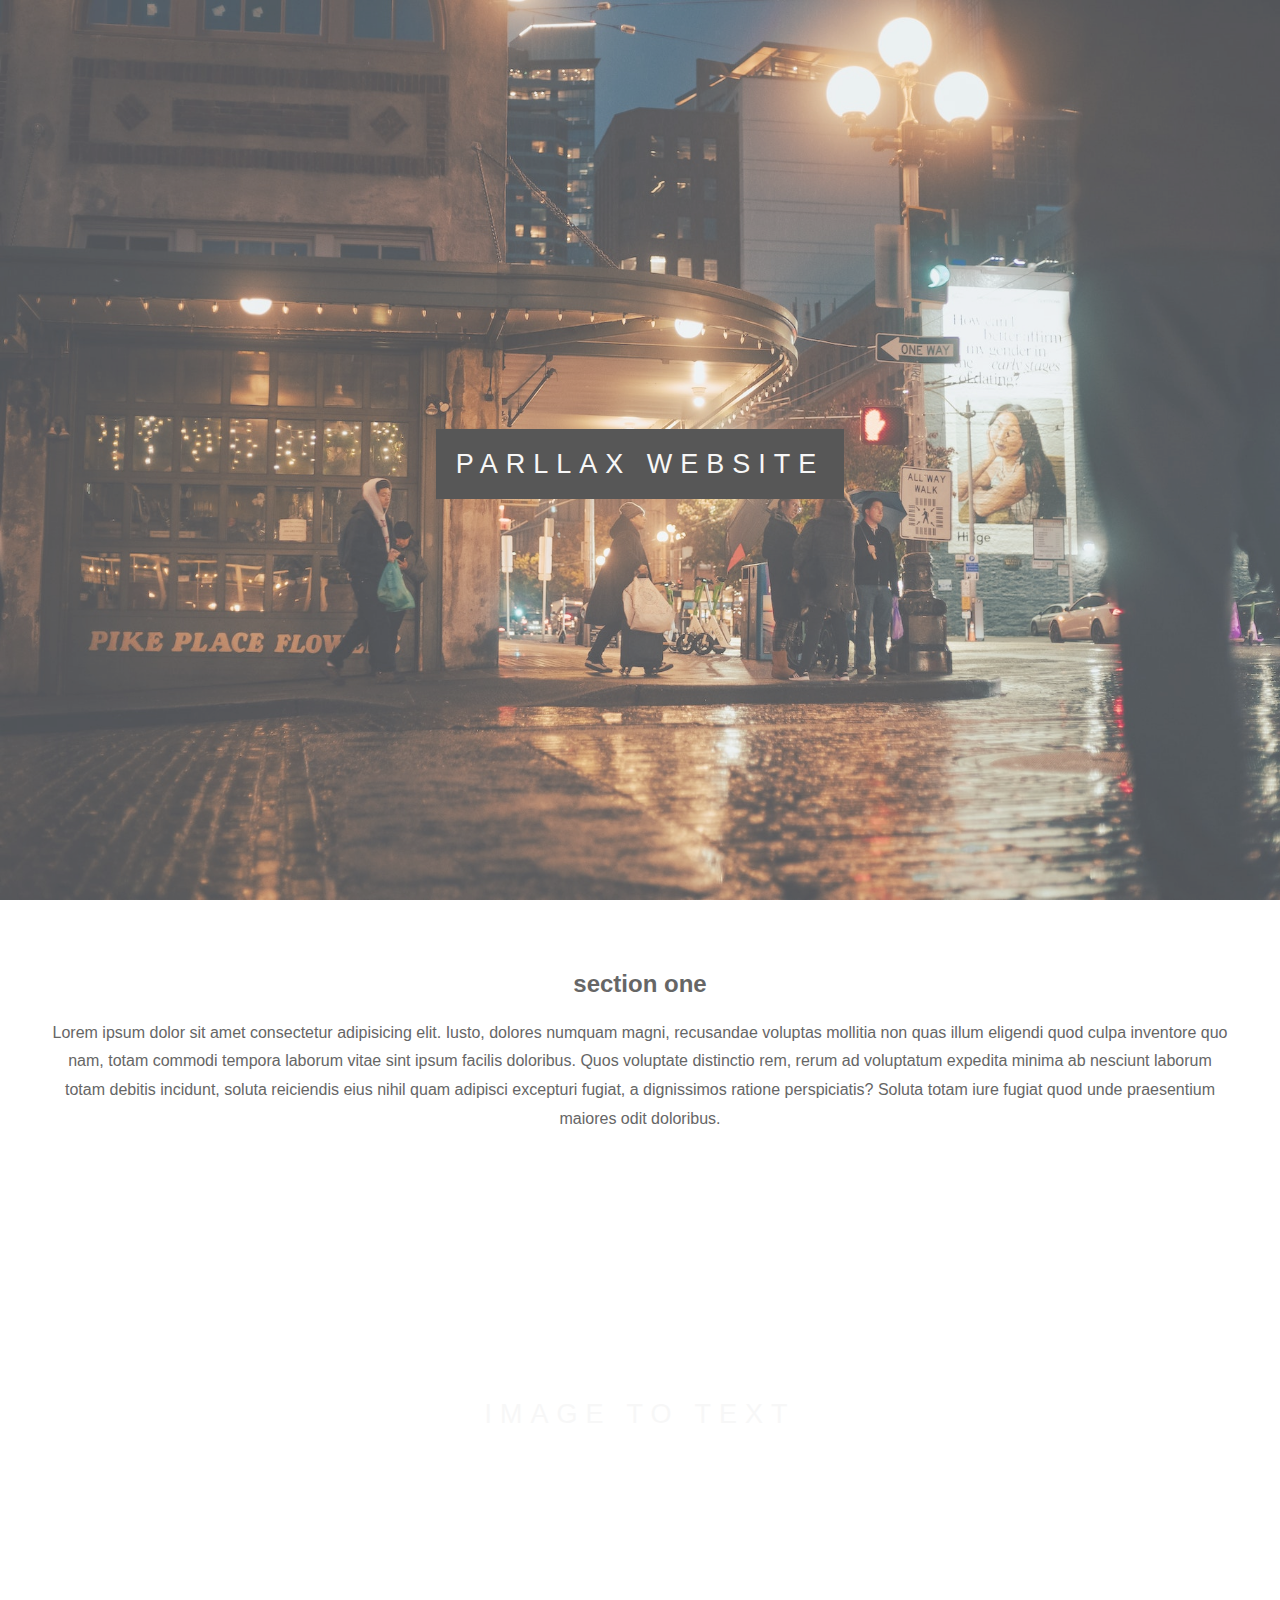
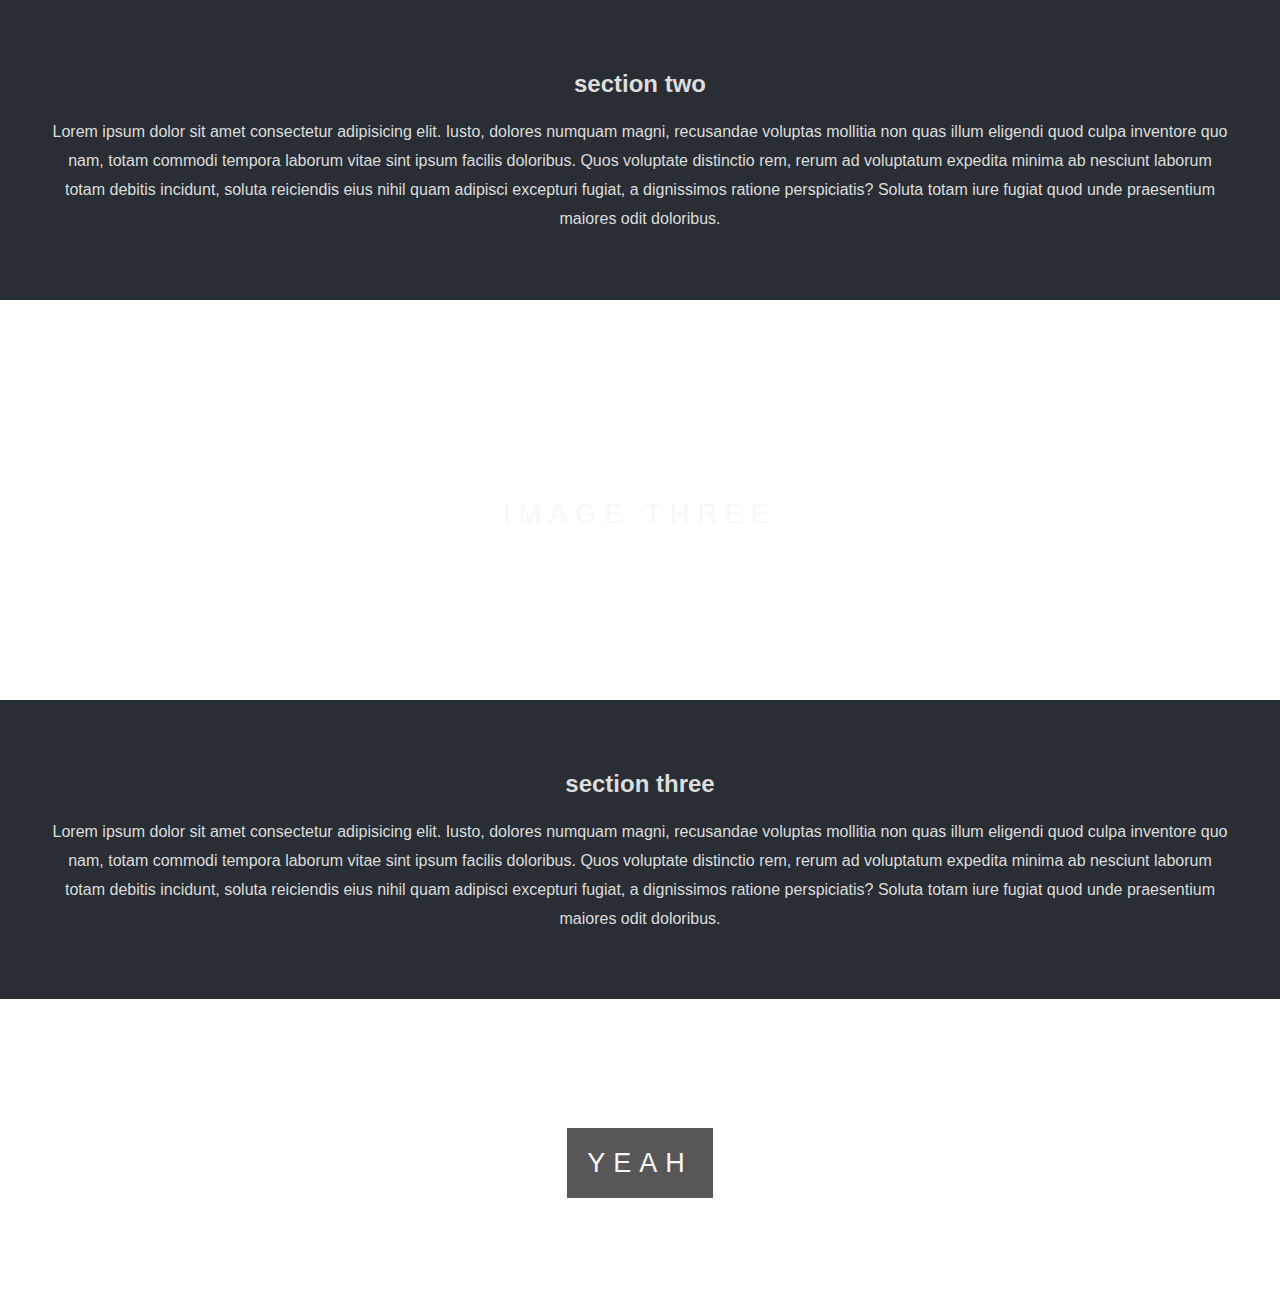
<file: parlax/index.html>
<!DOCTYPE html>
<html lang="en">
<head>
  <meta charset="UTF-8">
  <meta name="viewport" content="width=device-width, initial-scale=1.0">
  <title>parllax website demo</title>
  <link rel="stylesheet" href="style.css">
</head>
<body>
  <div class="pimg1">
    <div class="ptext">
      <span class="border">
        parllax website
      </span>
    </div>
  </div>

  <section class="section section-light">
    <h2>section one</h2>
    <p>Lorem ipsum dolor sit amet consectetur adipisicing elit. Iusto, dolores numquam magni, recusandae voluptas mollitia non quas illum eligendi quod culpa inventore quo nam, totam commodi tempora laborum vitae sint ipsum facilis doloribus. Quos voluptate distinctio rem, rerum ad voluptatum expedita minima ab nesciunt laborum totam debitis incidunt, soluta reiciendis eius nihil quam adipisci excepturi fugiat, a dignissimos ratione perspiciatis? Soluta totam iure fugiat quod unde praesentium maiores odit doloribus.</p>
  </section>

  <div class="pimg2">
    <div class="ptext">
      <span class="border trans">
        image to text
      </span>
    </div>
  </div>

  <section class="section section-dark">
    <h2>section two</h2>
    <p>Lorem ipsum dolor sit amet consectetur adipisicing elit. Iusto, dolores numquam magni, recusandae voluptas mollitia non quas illum eligendi quod culpa inventore quo nam, totam commodi tempora laborum vitae sint ipsum facilis doloribus. Quos voluptate distinctio rem, rerum ad voluptatum expedita minima ab nesciunt laborum totam debitis incidunt, soluta reiciendis eius nihil quam adipisci excepturi fugiat, a dignissimos ratione perspiciatis? Soluta totam iure fugiat quod unde praesentium maiores odit doloribus.</p>
  </section>

  <div class="pimg3">
    <div class="ptext">
      <span class="border trans">
        image three
      </span>
    </div>
  </div>

  <section class="section section-dark">
    <h2>section three</h2>
    <p>Lorem ipsum dolor sit amet consectetur adipisicing elit. Iusto, dolores numquam magni, recusandae voluptas mollitia non quas illum eligendi quod culpa inventore quo nam, totam commodi tempora laborum vitae sint ipsum facilis doloribus. Quos voluptate distinctio rem, rerum ad voluptatum expedita minima ab nesciunt laborum totam debitis incidunt, soluta reiciendis eius nihil quam adipisci excepturi fugiat, a dignissimos ratione perspiciatis? Soluta totam iure fugiat quod unde praesentium maiores odit doloribus.</p>
  </section>

  <div class="pimg4">
    <div class="ptext">
      <span class="border">
        yeah
      </span>
    </div>
  </div>
</body>
</html>
</file>
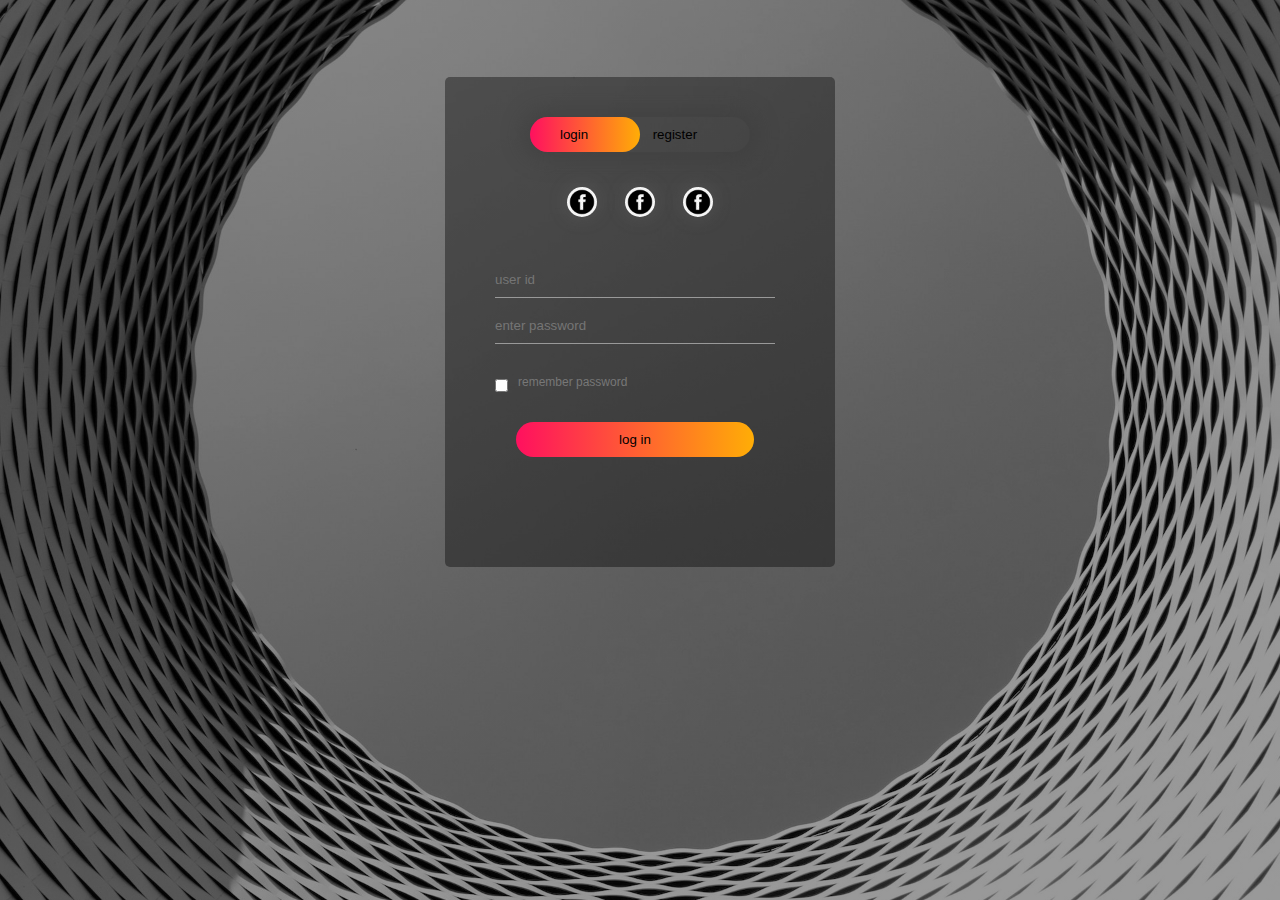
<file: registration form/index.html>
<!DOCTYPE html>
<html lang="en">

<head>
  <meta charset="UTF-8">
  <meta name="viewport" content="width=device-width, initial-scale=1.0">
  <link rel="stylesheet" href="style.css">
  <title>Document</title>
</head>

<body>
  <div class="hero">
    <div class="form-box">
      <div class="button-box">
        <div id="btn"></div>
        <button type="button" class="toggle-btn" onclick="login()">login</button>
        <button type="button" class="toggle-btn" onclick="register()">register</button>
      </div>
      <div class="social-icons">
        <img src="fb.png" alt="">
        <img src="fb.png" alt="">
        <img src="fb.png" alt="">
      </div>
      <form id="login" class="input-group">
        <input type="text" class="input-field" placeholder="user id" required>
        <input type="text" class="input-field" placeholder="enter password" required>
        <input type="checkbox" class="checkbox"><span>remember password</span>
        <button type="submit" class="submit-btn">log in</button>
      </form>
      <form id="register" class="input-group">
        <input type="text" class="input-field" placeholder="user id" required>
        <input type="email" class="input-field" placeholder="email id" required>
        <input type="text" class="input-field" placeholder="enter password" required>
        <input type="checkbox" class="checkbox"><span>i agree to the terms and conditions</span>
        <button type="submit" class="submit-btn">register</button>
      </form>
    </div>

  </div>

  <script>

    var x= document.getElementById("login");
    var y= document.getElementById("register");
    var z= document.getElementById("btn");

    function register(){
      x.style.left = "-400px";
      y.style.left= "50px";
      z.style.left = "110px";
    }
    function login(){
      x.style.left = "50px";
      y.style.left= "450px";
      z.style.left = "0px";
    }
  </script>
</body>

</html>
</file>
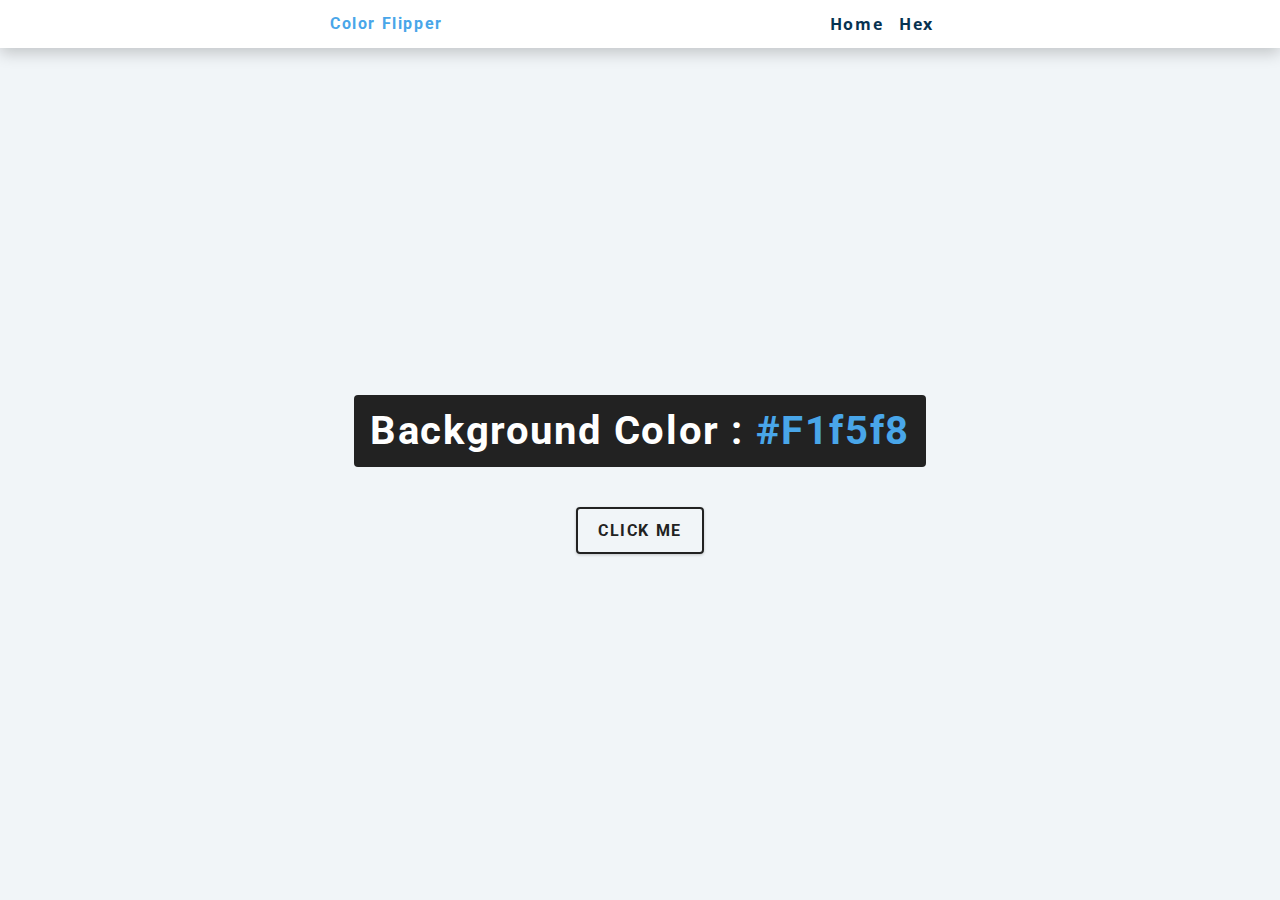
<file: 01-color-flipper/setup/index.html>
<!DOCTYPE html>
<html lang="en">
  <head>
    <meta charset="UTF-8" />
    <meta name="viewport" content="width=device-width, initial-scale=1.0" />
    <title>Color Flipper || Simple</title>

    <!-- styles -->
    <link rel="stylesheet" href="styles.css" />
  </head>
  <body>
    <nav>
      <div class="nav-center">
        <h4>color flipper</h4>
        <ul class="nav-links">
          <li>
            <a href="index.html">home</a>
          </li>
          <li>
            <a href="hex.html">hex</a>
          </li>
        </ul>
      </div>
    </nav>
    <main>
      <div class="container">
        <h2>background color : <span class="color">
         #f1f5f8
        </span> </h2>
        <button class="btn btn-hero" id="btn">click me</button>
      </div>
    </main>
    <!-- javascript -->
    <script src="app.js"></script>
  </body>
</html>
</file>
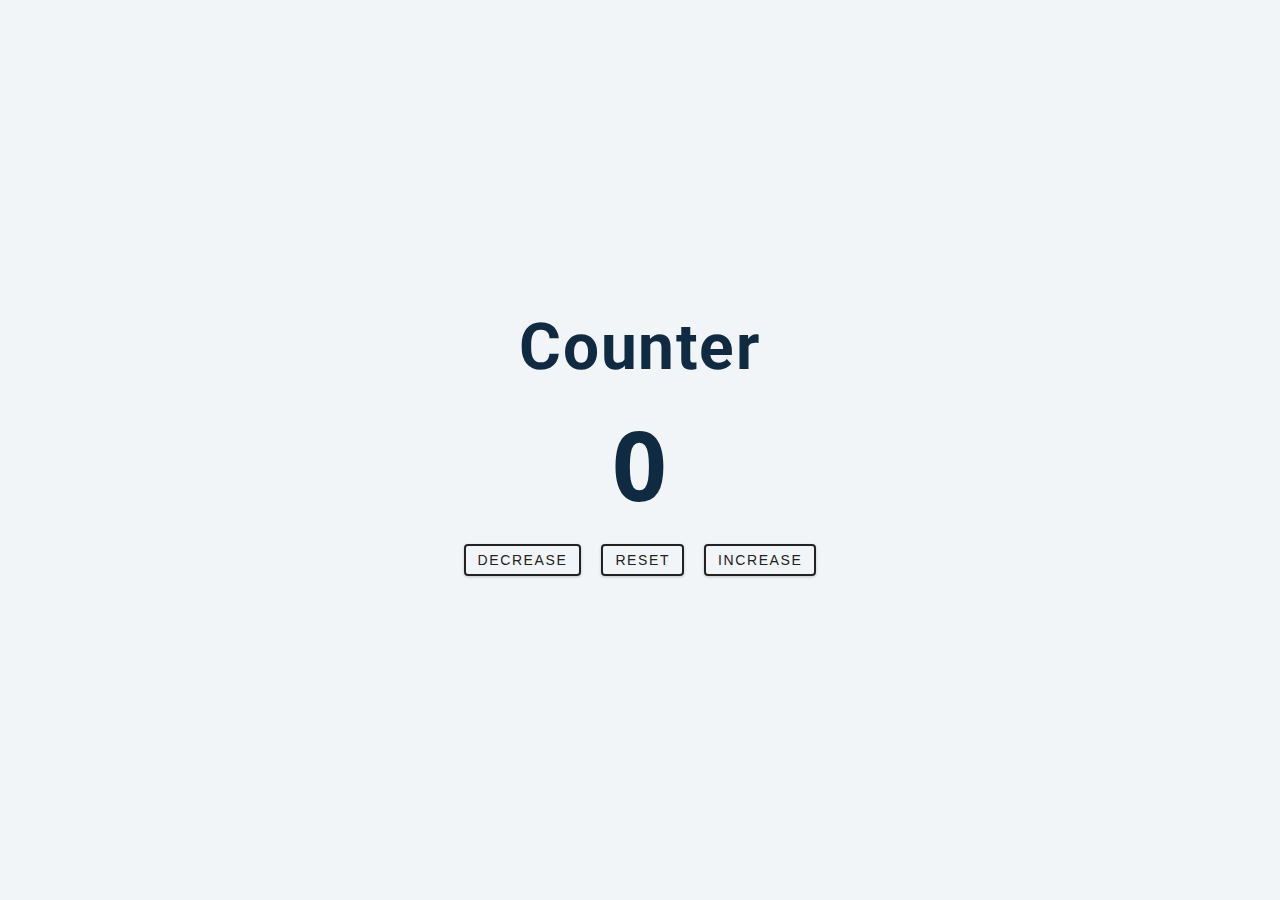
<file: 02-counter/setup/index.html>
<!DOCTYPE html>
<html lang="en">
  <head>
    <meta charset="UTF-8" />
    <meta name="viewport" content="width=device-width, initial-scale=1.0" />
    <title>Counter</title>

    <!-- styles -->
    <link rel="stylesheet" href="styles.css" />
  </head>
  <body>
   <main>
    <div class="container">
      <h1>
        counter
      </h1>
      <span id="value">0</span>
      <div class="button-container">
        <button class="btn decrease">decrease</button>
        <button class="btn reset">reset</button>
        <button class="btn increase">increase</button>
      </div>
    </div>
   </main>
    <!-- javascript -->
    <script src="app.js"></script>
  </body>
</html>
</file>
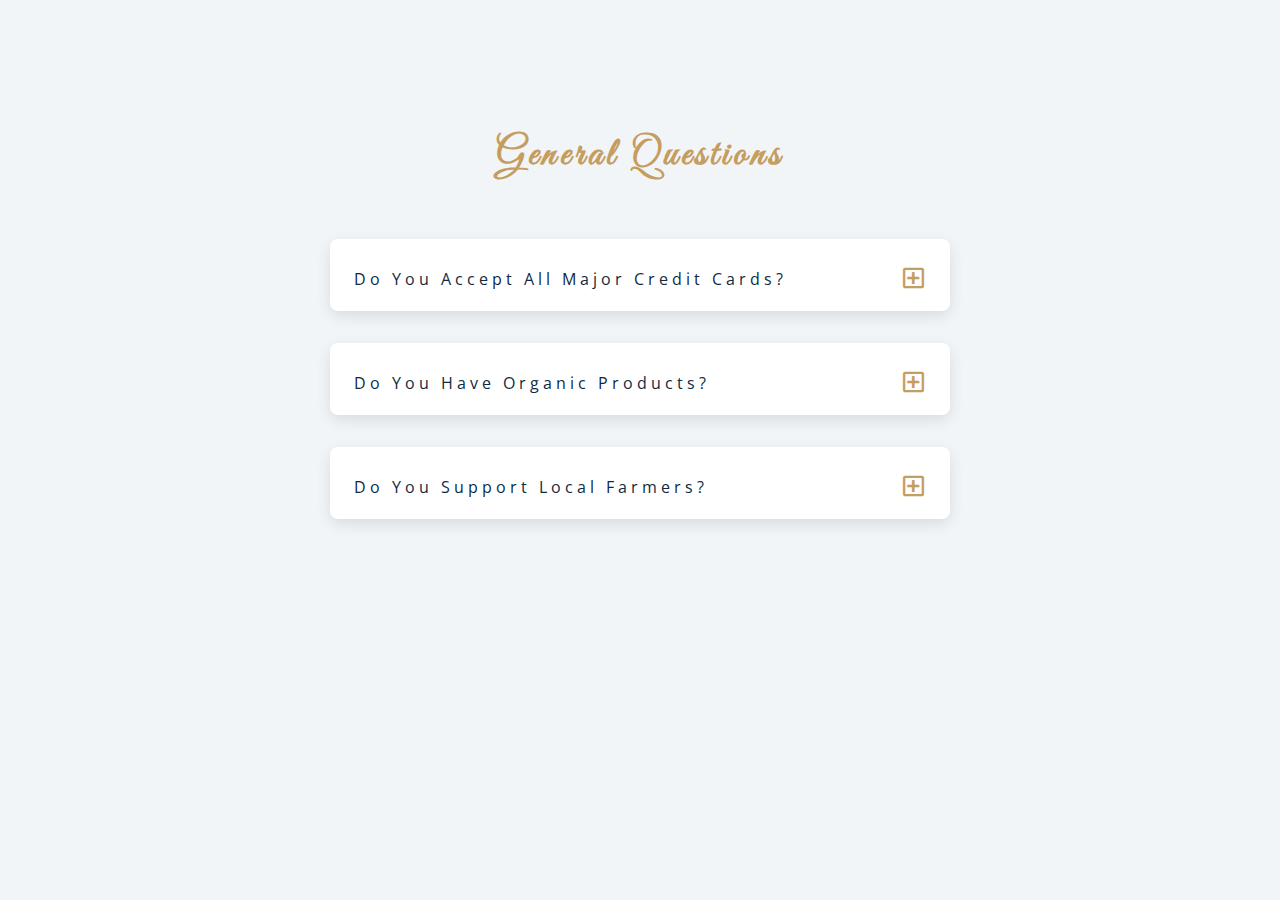
<file: 07-questions/setup/index.html>
<!DOCTYPE html>
<html lang="en">

<head>
  <meta charset="UTF-8" />
  <meta name="viewport" content="width=device-width, initial-scale=1.0" />
  <title>Q & A</title>
  <!-- font-awesome -->
  <link rel="stylesheet" href="https://cdnjs.cloudflare.com/ajax/libs/font-awesome/5.14.0/css/all.min.css" />
  <!-- extra fonts -->
  <link href="https://fonts.googleapis.com/css?family=Great+Vibes&display=swap" rel="stylesheet" />
  <!-- styles -->
  <link rel="stylesheet" href="styles.css" />
</head>

<body>
  <section class="questions">
    <!--title-->
    <div class="title">
      <h2>general questions</h2>
    </div>
    <!--questions-->
    <div class="section-center">
      <!--single question-->
      <article class="question">
        <!--question title-->
        <div class="question-title">

          <p>do you accept all major credit cards?</p>
          <button type="button" class="question-btn">
            <span class="plus-icon">
              <i class="far fa-plus-square"></i>
            </span>
            <span class="minus-icon">
              <i class="far fa-minus-square"></i>
            </span>
          </button>
        </div>
        <!--question text-->
        <div class="question-text">
          <p>Lorem ipsum dolor sit amet consectetur adipisicing elit. Nemo corrupti magni excepturi porro sunt numquam,
            est accusantium veritatis, deleniti ullam, fugit quibusdam? Saepe accusamus, quam eaque veniam incidunt
            magnam earum.</p>
        </div>
      </article>
      <!--end single question-->
      <!--single question-->
      <article class="question">
        <!--question title-->
        <div class="question-title">

          <p>do you have organic products?</p>
          <button type="button" class="question-btn">
            <span class="plus-icon">
              <i class="far fa-plus-square"></i>
            </span>
            <span class="minus-icon">
              <i class="far fa-minus-square"></i>
            </span>
          </button>
        </div>
        <!--question text-->
        <div class="question-text">
          <p>Lorem ipsum dolor sit amet consectetur adipisicing elit. Nemo corrupti magni excepturi porro sunt numquam,
            est accusantium veritatis, deleniti ullam, fugit quibusdam? Saepe accusamus, quam eaque veniam incidunt
            magnam earum.</p>
        </div>
      </article>
      <!--end single question-->
      <!--single question-->
      <article class="question">
        <!--question title-->
        <div class="question-title">

          <p>do you support local farmers?</p>
          <button type="button" class="question-btn">
            <span class="plus-icon">
              <i class="far fa-plus-square"></i>
            </span>
            <span class="minus-icon">
              <i class="far fa-minus-square"></i>
            </span>
          </button>
        </div>
        <!--question text-->
        <div class="question-text">
          <p>Lorem ipsum dolor sit amet consectetur adipisicing elit. Nemo corrupti magni excepturi porro sunt numquam,
            est accusantium veritatis, deleniti ullam, fugit quibusdam? Saepe accusamus, quam eaque veniam incidunt
            magnam earum.</p>
        </div>
      </article>
      <!--end single question-->
    </div>
  </section>
  <!-- javascript -->
  <script src="app.js"></script>
</body>

</html>
</file>
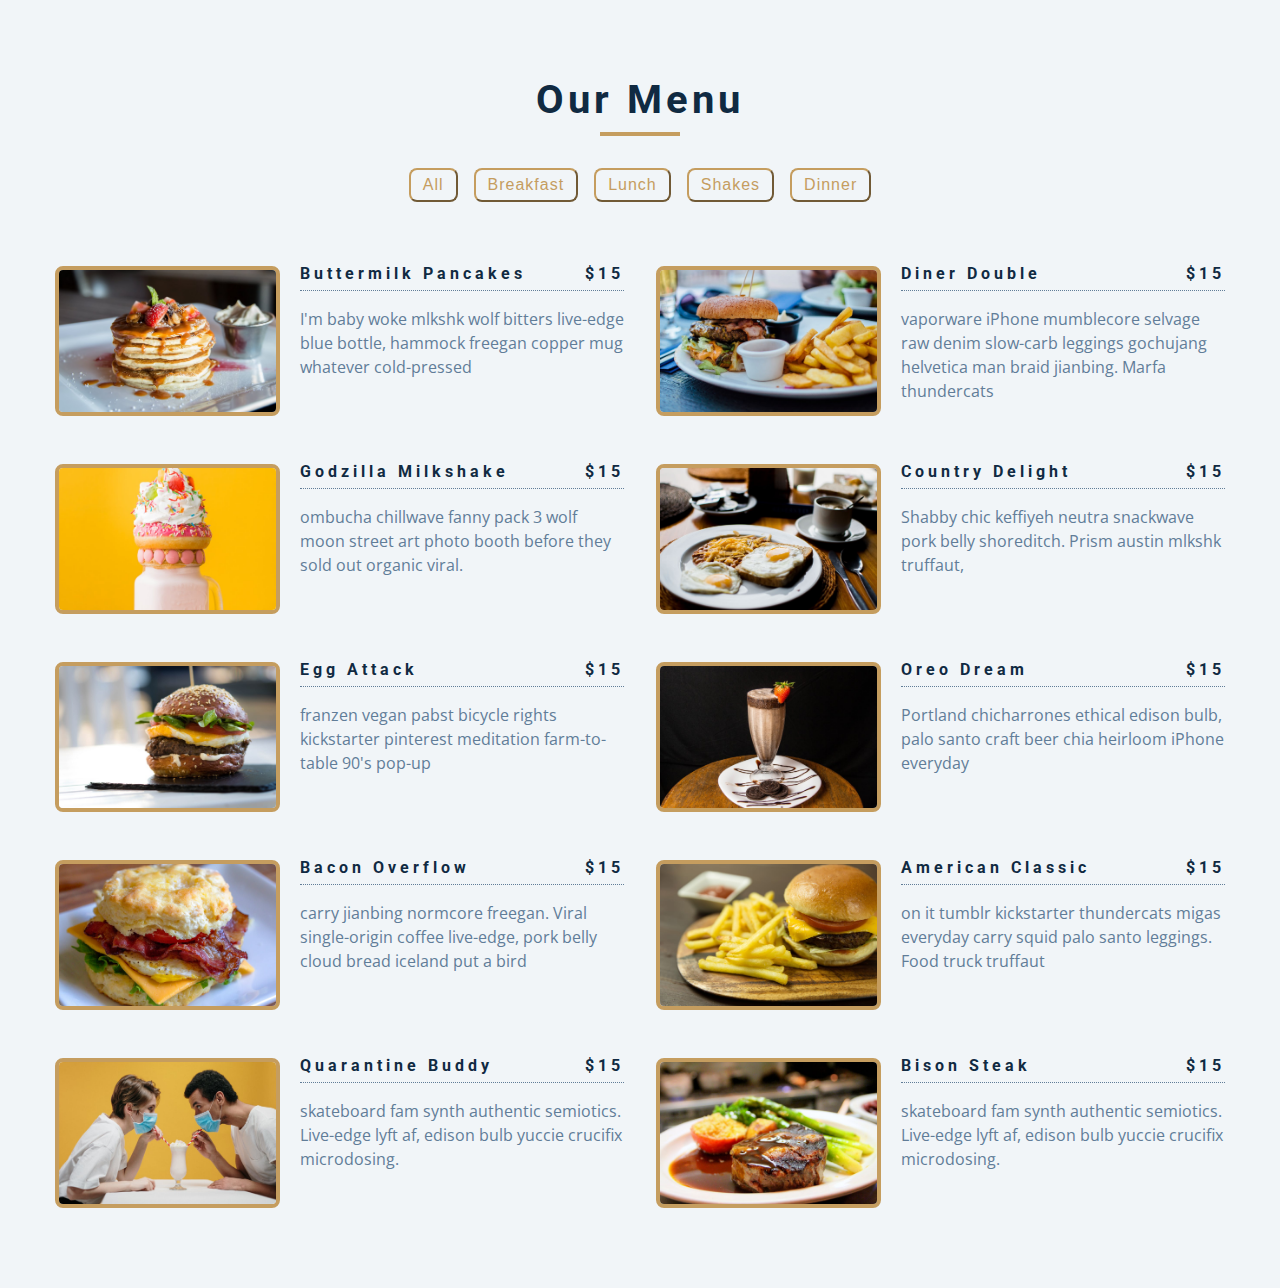
<file: 08-menu/setup/index.html>
<!DOCTYPE html>
<html lang="en">

<head>
  <meta charset="UTF-8" />
  <meta name="viewport" content="width=device-width, initial-scale=1.0" />
  <title>Starter</title>
  <!-- font-awesome -->
  <link rel="stylesheet" href="https://cdnjs.cloudflare.com/ajax/libs/font-awesome/5.14.0/css/all.min.css" />
  <!-- styles -->
  <link rel="stylesheet" href="styles.css" />
</head>

<body>
  <section class="menu">
    <!--title-->
    <div class="title">
      <h2>our menu</h2>
      <div class="underline"></div>
    </div>
    <!--filter buttons-->
    <div class="btn-container">
   <!--    <button class="filter-btn" type="button" data-id="all">all
      </button>
      <button class="filter-btn" type="button" data-id="breakfast">breakfast
      </button>
      <button class="filter-btn" type="button" data-id="lunch">lunch
      </button>
      <button class="filter-btn" type="button" data-id="shakes">shakes
      </button>  -->
      <!-- the data-id name needs to match with the name of the category in the array -->
    </div>
    <!--menu items-->
    <div class="section-center">
      <!--single item-->
     <!--  <article class="menu-item">
        <img src="menu-item.jpeg" class="photo" alt="menu item">
        <div class="item-info">
          <header>
            <h4>buttermilk pancakes</h4>
            <h4 class="price">$15</h4>
          </header>
          <p class="item-text">Lorem ipsum dolor sit amet consectetur adipisicing elit. Facere voluptatem neque harum
            autem totam a optio blanditiis, modi voluptatibus dolores.</p>
        </div>
      </article> -->
      <!--end of single item-->

    </div>
  </section>
  <!-- javascript -->
  <script src="app.js"></script>
</body>

</html>
</file>
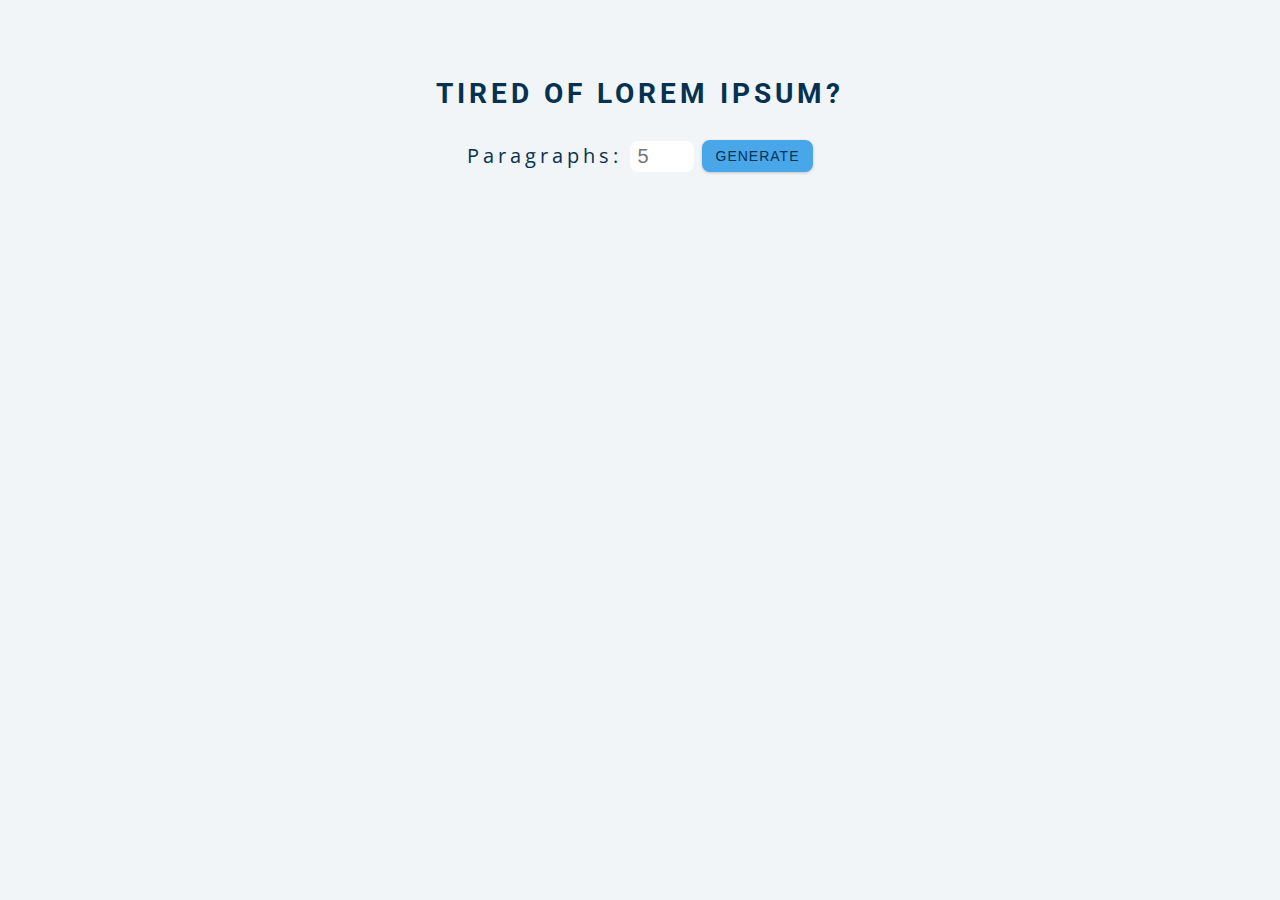
<file: 13-lorem-ipsum/setup/index.html>
<!DOCTYPE html>
<html lang="en">

<head>
  <meta charset="UTF-8" />
  <meta name="viewport" content="width=device-width, initial-scale=1.0" />
  <title>Lorem Ipsum</title>

  <!-- styles -->
  <link rel="stylesheet" href="styles.css" />
</head>

<body>
  <section class="section-center">
    <h3>tired of lorem ipsum?</h3>
    <form class="lorem-form"><label for="amount">paragraphs:</label>
      <input type="number" name="amount" id="amount" placeholder="5">
      <button type="submit" class="btn">generate</button>
    </form>
    <article class="lorem-text"></article>
  </section>
  <!-- javascript -->
  <script src="app.js"></script>
</body>

</html>
</file>
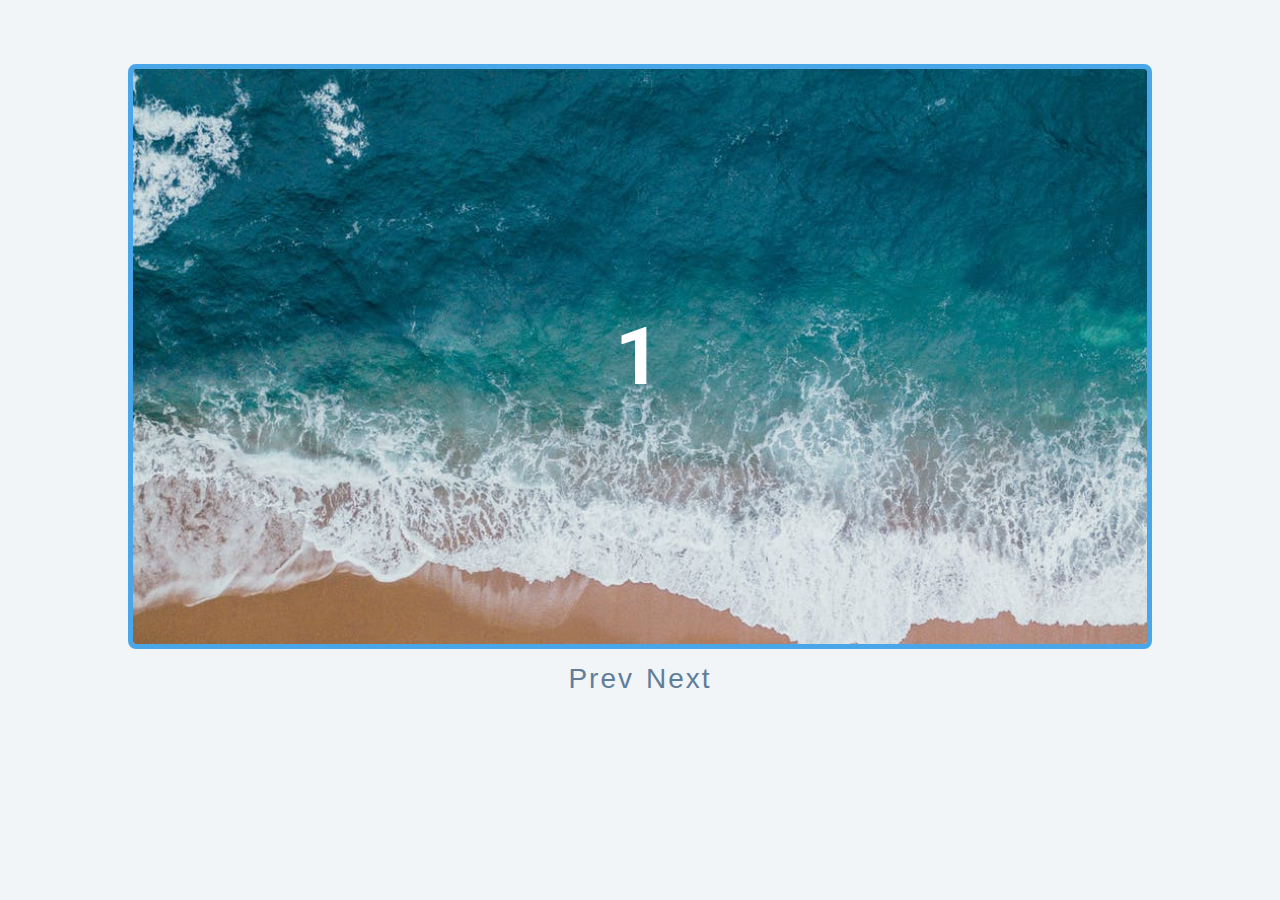
<file: 15-slider/setup/index.html>
<!DOCTYPE html>
<html lang="en">
  <head>
    <meta charset="UTF-8" />
    <meta name="viewport" content="width=device-width, initial-scale=1.0" />
    <title>Slider</title>

    <!-- styles -->
    <link rel="stylesheet" href="styles.css" />
  </head>
  <body>
    <div class="slider-container">
      <div class="slide">
        <img src="./img-1.jpeg" alt="" class="slide-img">
        <h1>1</h1>
      </div>
      <div class="slide">
        <h1>2</h1>
      </div>
      <div class="slide">
        <h1>3</h1>
      </div>
      <div class="slide">
            <img src="./person-1.jpeg" alt="" class="person-img">
            <h4>suzan</h4>
            <h1>4</h1>
          </div>
        </div>
        <div class="btn-container">
          <button class="prevBtn" type="button">
            prev
          </button>
          <button class="nextBtn" type="button">
            next
          </button>
        </div>

    <!-- javascript -->
    <script src="app.js"></script>
  </body>
</html>
</file>
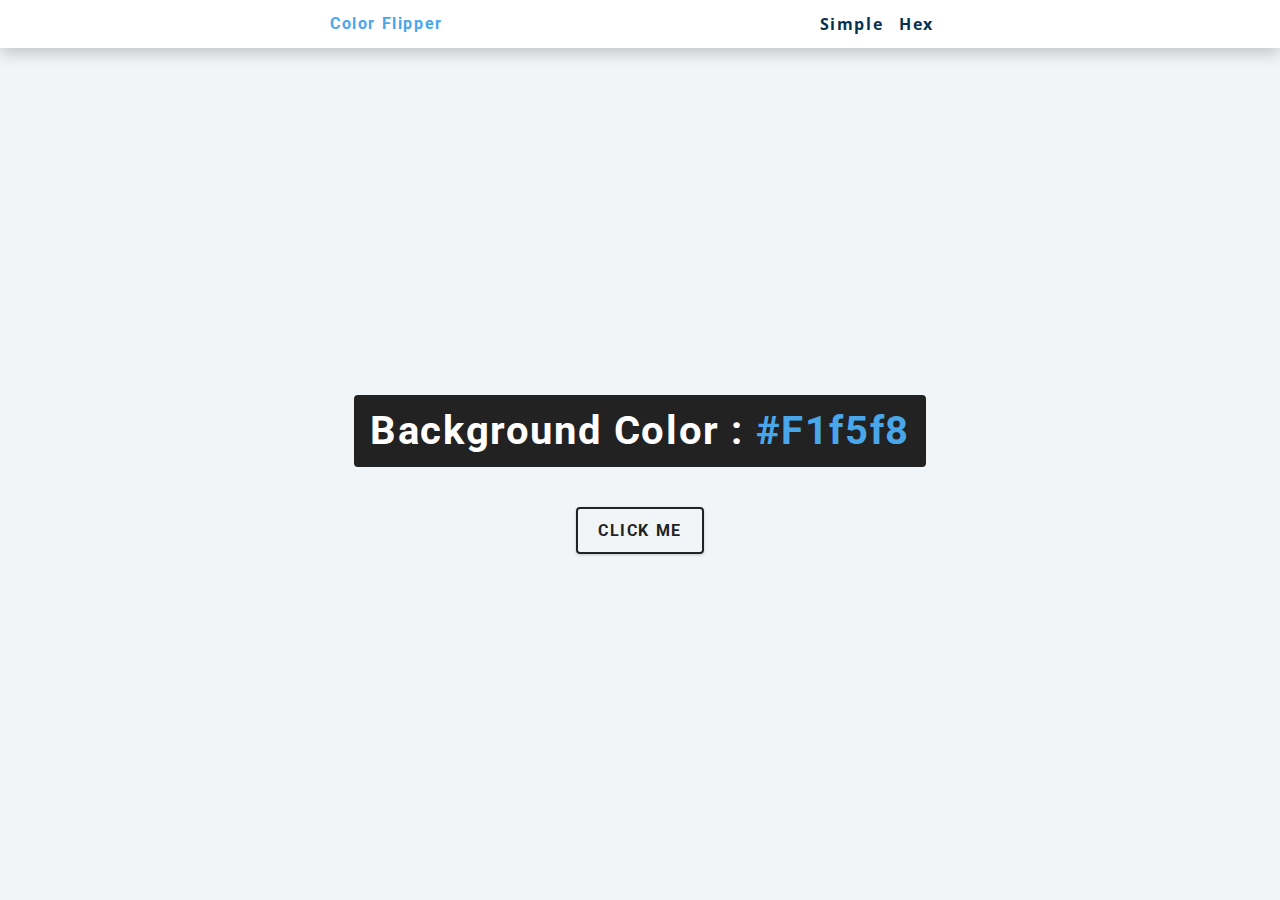
<file: 01-color-flipper/setup/hex.html>
<!DOCTYPE html>
<html lang="en">
  <head>
    <meta charset="UTF-8" />
    <meta name="viewport" content="width=device-width, initial-scale=1.0" />
    <title>
      Color Flipper || Simple
    </title>

    <!-- styles -->
    <link rel="stylesheet" href="styles.css" />
  </head>

  <body>
    <nav>
      <div class="nav-center">
        <h4>color flipper</h4>
        <ul class="nav-links">
          <li><a href="index.html">simple</a></li>
          <li><a href="hex.html">hex</a></li>
        </ul>
      </div>
    </nav>
    <main>
      <div class="container">
        <h2>background color : <span class="color">#f1f5f8</span></h2>
        <button class="btn btn-hero" id="btn">click me</button>
      </div>
    </main>
    <!-- javascript -->
    <script src="hex.js"></script>
  </body>
</html>
</file>
<file: parlax/style.css>
body, html {
  height: 100%;
  margin: 0;
  font-size: 16px;
  font-family:"lato", sans-serif;
  font-weight: 400;
  line-height: 1.8rem;
  color: #666;
}

.pimg1, .pimg2,.pimg3, .pimg4{
  position: relative;
  opacity: 0.70;
  background-position: center;
  background-size: cover;
  background-repeat: no-repeat;
  background-attachment: fixed; /* effect for the parllax */
}


.pimg1{
  background-image: url(../parlax/pexels-josh-hild-14391274.jpg);
  min-height: 100%;
}
.pimg2{
  background-image: url(../parlax/pexels-maxime-francis-2246476.jpg);
  min-height: 400px;
}
.pimg3{
  background-image: url(../parlax/pexels-paweł-l-1121782.jpg);
  min-height: 400px;
}
.pimg4{
  background-image: url(../parlax/pexels-h-emre-773471.jpg);
  min-height: 300px;
}

.section{
  text-align: center;
  padding: 50px 50px;

}

.section-light{
  background: color #f4f4f4;
  color: #666;
}
.section-dark{
  background-color:#282e34;
  color: #ddd;
}

.ptext{
  position: absolute;
  top: 50%;
  width: 100%;
  text-align: center;
  color: #000;
  font-size: 27px;
  letter-spacing: 8px;
  text-transform: uppercase;
}

.ptext .border{
background-color: #111;
color: whitesmoke;
padding: 20px;
}

.ptext .border.trans{
  background-color: transparent;
}
</file>
<file: registration form/style.css>
*{
  margin: 0;
  padding: 0;
  font-family: sans-serif;

}
.hero{
  height: 100%;
  width: 100%;
  background-image:  linear-gradient(rgba(0,0,0,0.4), rgba(0,0,0,0.4)), url(./pexels-david-ruh-17902394.jpg);
  background-size: cover;
  background-position: center;
  position: absolute;
}
.form-box{
  width: 380px;
  height: 480px;
  position: relative;
  margin: 6% auto;
  background: #0e0e0e70;
  padding: 5px;
  border-radius: 5px;
  overflow: hidden;
}
.button-box{
  width: 220px;
  margin: 35px auto;
  position: relative;
  box-shadow: 0 0 20px 9px #3b3b3b70;
  border-radius: 40px;
}

.toggle-btn{
  padding: 10px 30px;
  cursor: pointer;
  background:transparent;
  border: 0;
  outline: none;
  position: relative;
}
#btn{
  top: 0;
  left: 0;
  position: absolute;
  width: 110px;
  height: 100%;
  background:linear-gradient(to right, #ff105f, #ffad06);
  border-radius: 40px;
  transition: .5s;
}
.social-icons{
  margin: 30px auto;
  text-align: center;
}
.social-icons img{
  width: 30px;
  margin: 0 12px;
  box-shadow: 0 0 20px #7f7f7f3d;
  cursor: pointer;
  border-radius: 30px;

}
.input-group{
  top:180px;
  position: absolute;
  width: 280px;
  transition: .5s;
}
.input-field{
  width: 100%;
  padding: 10px 0;
  margin: 5px 0;
  border-left: 0;
  border-top: 0;
  border-right: 0;
  border-bottom: 1px solid #999;
  outline: none;
  background: transparent;
}

.submit-btn{
  width: 85%;
  padding: 10px 30px;
  cursor: pointer;
  display: block;
  margin: auto;
  background: linear-gradient(to right, #ff105f, #ffad06);
  border: 0;
  outline: none;
  border-radius: 30px;
}
.checkbox{
  margin: 30px 10px 30px 0;
}
span{
  color: #777;
  font-size: 12px;
  bottom: 68px;
  position: absolute;
}
#login{
  left: 50px;
}
#register{
  left: 450px;
}
</file>
<file: 01-color-flipper/setup/styles.css>
/*
=============== 
Fonts
===============
*/
@import url("https://fonts.googleapis.com/css?family=Open+Sans|Roboto:400,700&display=swap");

/*
=============== 
Variables
===============
*/

:root {
  /* dark shades of primary color*/
  --clr-primary-1: hsl(205, 86%, 17%);
  --clr-primary-2: hsl(205, 77%, 27%);
  --clr-primary-3: hsl(205, 72%, 37%);
  --clr-primary-4: hsl(205, 63%, 48%);
  /* primary/main color */
  --clr-primary-5: hsl(205, 78%, 60%);
  /* lighter shades of primary color */
  --clr-primary-6: hsl(205, 89%, 70%);
  --clr-primary-7: hsl(205, 90%, 76%);
  --clr-primary-8: hsl(205, 86%, 81%);
  --clr-primary-9: hsl(205, 90%, 88%);
  --clr-primary-10: hsl(205, 100%, 96%);
  /* darkest grey - used for headings */
  --clr-grey-1: hsl(209, 61%, 16%);
  --clr-grey-2: hsl(211, 39%, 23%);
  --clr-grey-3: hsl(209, 34%, 30%);
  --clr-grey-4: hsl(209, 28%, 39%);
  /* grey used for paragraphs */
  --clr-grey-5: hsl(210, 22%, 49%);
  --clr-grey-6: hsl(209, 23%, 60%);
  --clr-grey-7: hsl(211, 27%, 70%);
  --clr-grey-8: hsl(210, 31%, 80%);
  --clr-grey-9: hsl(212, 33%, 89%);
  --clr-grey-10: hsl(210, 36%, 96%);
  --clr-white: #fff;
  --clr-red-dark: hsl(360, 67%, 44%);
  --clr-red-light: hsl(360, 71%, 66%);
  --clr-green-dark: hsl(125, 67%, 44%);
  --clr-green-light: hsl(125, 71%, 66%);
  --clr-black: #222;
  --ff-primary: "Roboto", sans-serif;
  --ff-secondary: "Open Sans", sans-serif;
  --transition: all 0.3s linear;
  --spacing: 0.1rem;
  --radius: 0.25rem;
  --light-shadow: 0 5px 15px rgba(0, 0, 0, 0.1);
  --dark-shadow: 0 5px 15px rgba(0, 0, 0, 0.2);
  --max-width: 1170px;
  --fixed-width: 620px;
}
/*
=============== 
Global Styles
===============
*/

*,
::after,
::before {
  margin: 0;
  padding: 0;
  box-sizing: border-box;
}
body {
  font-family: var(--ff-secondary);
  background: var(--clr-grey-10);
  color: var(--clr-grey-1);
  line-height: 1.5;
  font-size: 0.875rem;
}
ul {
  list-style-type: none;
}
a {
  text-decoration: none;
}
h1,
h2,
h3,
h4 {
  letter-spacing: var(--spacing);
  text-transform: capitalize;
  line-height: 1.25;
  margin-bottom: 0.75rem;
  font-family: var(--ff-primary);
}
h1 {
  font-size: 3rem;
}
h2 {
  font-size: 2rem;
}
h3 {
  font-size: 1.25rem;
}
h4 {
  font-size: 0.875rem;
}
p {
  margin-bottom: 1.25rem;
  color: var(--clr-grey-5);
}
@media screen and (min-width: 800px) {
  h1 {
    font-size: 4rem;
  }
  h2 {
    font-size: 2.5rem;
  }
  h3 {
    font-size: 1.75rem;
  }
  h4 {
    font-size: 1rem;
  }
  body {
    font-size: 1rem;
  }
  h1,
  h2,
  h3,
  h4 {
    line-height: 1;
  }
}
/*  global classes */

/* section */
.section {
  padding: 5rem 0;
}

.section-center {
  width: 90vw;
  margin: 0 auto;
  max-width: 1170px;
}
@media screen and (min-width: 992px) {
  .section-center {
    width: 95vw;
  }
}
main {
  min-height: 100vh;
  display: grid;
  place-items: center;
}

/*
=============== 
Nav
===============
*/
nav {
  background: var(--clr-white);
  height: 3rem;
  display: grid;
  align-items: center;
  box-shadow: var(--dark-shadow);
}
.nav-center {
  width: 90vw;
  max-width: var(--fixed-width);
  margin: 0 auto;
  display: flex;
  align-items: center;
  justify-content: space-between;
}
.nav-center h4 {
  margin-bottom: 0;
  color: var(--clr-primary-5);
}
.nav-links {
  display: flex;
}
nav a {
  text-transform: capitalize;
  font-weight: 700;
  font-size: 1rem;
  color: var(--clr-primary-1);
  letter-spacing: var(--spacing);
  margin-right: 1rem;
}
nav a:hover {
  color: var(--clr-primary-5);
}
/*
=============== 
Container
===============
*/
main {
  min-height: calc(100vh - 3rem);
  display: grid;
  place-items: center;
}
.container {
  text-align: center;
}
.container h2 {
  background: var(--clr-black);
  color: var(--clr-white);
  padding: 1rem;
  border-radius: var(--radius);
  margin-bottom: 2.5rem;
}
.color {
  color: var(--clr-primary-5);
}
.btn-hero {
  font-family: var(--ff-primary);
  text-transform: uppercase;
  background: transparent;
  color: var(--clr-black);
  letter-spacing: var(--spacing);
  display: inline-block;
  font-weight: 700;
  transition: var(--transition);
  border: 2px solid var(--clr-black);
  cursor: pointer;
  box-shadow: 0 1px 3px rgba(0, 0, 0, 0.2);
  border-radius: var(--radius);
  font-size: 1rem;
  padding: 0.75rem 1.25rem;
}
.btn-hero:hover {
  color: var(--clr-white);
  background: var(--clr-black);
}
</file>
<file: 02-counter/setup/styles.css>
/*
=============== 
Fonts
===============
*/
@import url("https://fonts.googleapis.com/css?family=Open+Sans|Roboto:400,700&display=swap");

/*
=============== 
Variables
===============
*/

:root {
  /* dark shades of primary color*/
  --clr-primary-1: hsl(205, 86%, 17%);
  --clr-primary-2: hsl(205, 77%, 27%);
  --clr-primary-3: hsl(205, 72%, 37%);
  --clr-primary-4: hsl(205, 63%, 48%);
  /* primary/main color */
  --clr-primary-5: hsl(205, 78%, 60%);
  /* lighter shades of primary color */
  --clr-primary-6: hsl(205, 89%, 70%);
  --clr-primary-7: hsl(205, 90%, 76%);
  --clr-primary-8: hsl(205, 86%, 81%);
  --clr-primary-9: hsl(205, 90%, 88%);
  --clr-primary-10: hsl(205, 100%, 96%);
  /* darkest grey - used for headings */
  --clr-grey-1: hsl(209, 61%, 16%);
  --clr-grey-2: hsl(211, 39%, 23%);
  --clr-grey-3: hsl(209, 34%, 30%);
  --clr-grey-4: hsl(209, 28%, 39%);
  /* grey used for paragraphs */
  --clr-grey-5: hsl(210, 22%, 49%);
  --clr-grey-6: hsl(209, 23%, 60%);
  --clr-grey-7: hsl(211, 27%, 70%);
  --clr-grey-8: hsl(210, 31%, 80%);
  --clr-grey-9: hsl(212, 33%, 89%);
  --clr-grey-10: hsl(210, 36%, 96%);
  --clr-white: #fff;
  --clr-red-dark: hsl(360, 67%, 44%);
  --clr-red-light: hsl(360, 71%, 66%);
  --clr-green-dark: hsl(125, 67%, 44%);
  --clr-green-light: hsl(125, 71%, 66%);
  --clr-black: #222;
  --ff-primary: "Roboto", sans-serif;
  --ff-secondary: "Open Sans", sans-serif;
  --transition: all 0.3s linear;
  --spacing: 0.1rem;
  --radius: 0.25rem;
  --light-shadow: 0 5px 15px rgba(0, 0, 0, 0.1);
  --dark-shadow: 0 5px 15px rgba(0, 0, 0, 0.2);
  --max-width: 1170px;
  --fixed-width: 620px;
}
/*
=============== 
Global Styles
===============
*/

*,
::after,
::before {
  margin: 0;
  padding: 0;
  box-sizing: border-box;
}
body {
  font-family: var(--ff-secondary);
  background: var(--clr-grey-10);
  color: var(--clr-grey-1);
  line-height: 1.5;
  font-size: 0.875rem;
}
ul {
  list-style-type: none;
}
a {
  text-decoration: none;
}
h1,
h2,
h3,
h4 {
  letter-spacing: var(--spacing);
  text-transform: capitalize;
  line-height: 1.25;
  margin-bottom: 0.75rem;
  font-family: var(--ff-primary);
}
h1 {
  font-size: 3rem;
}
h2 {
  font-size: 2rem;
}
h3 {
  font-size: 1.25rem;
}
h4 {
  font-size: 0.875rem;
}
p {
  margin-bottom: 1.25rem;
  color: var(--clr-grey-5);
}
@media screen and (min-width: 800px) {
  h1 {
    font-size: 4rem;
  }
  h2 {
    font-size: 2.5rem;
  }
  h3 {
    font-size: 1.75rem;
  }
  h4 {
    font-size: 1rem;
  }
  body {
    font-size: 1rem;
  }
  h1,
  h2,
  h3,
  h4 {
    line-height: 1;
  }
}
/*  global classes */

/* section */
.section {
  padding: 5rem 0;
}

.section-center {
  width: 90vw;
  margin: 0 auto;
  max-width: 1170px;
}
@media screen and (min-width: 992px) {
  .section-center {
    width: 95vw;
  }
}
main {
  min-height: 100vh;
  display: grid;
  place-items: center;
}

/*
=============== 
Counter
===============
*/

main {
  min-height: 100vh;
  display: grid;
  place-items: center;
}
.container {
  text-align: center;
}
#value {
  font-size: 6rem;
  font-weight: bold;
}
.btn {
  text-transform: uppercase;
  background: transparent;
  color: var(--clr-black);
  padding: 0.375rem 0.75rem;
  letter-spacing: var(--spacing);
  display: inline-block;
  transition: var(--transition);
  font-size: 0.875rem;
  border: 2px solid var(--clr-black);
  cursor: pointer;
  box-shadow: 0 1px 3px rgba(0, 0, 0, 0.2);
  border-radius: var(--radius);
  margin: 0.5rem;
}
.btn:hover {
  color: var(--clr-white);
  background: var(--clr-black);
}
</file>
<file: 07-questions/setup/styles.css>
/*
=============== 
Fonts
===============
*/
@import url("https://fonts.googleapis.com/css?family=Open+Sans|Roboto:400,700&display=swap");

/*
=============== 
Variables
===============
*/

:root {
  /* dark shades of primary color*/
  --clr-primary-1: hsl(205, 86%, 17%);
  --clr-primary-2: hsl(205, 77%, 27%);
  --clr-primary-3: hsl(205, 72%, 37%);
  --clr-primary-4: hsl(205, 63%, 48%);
  /* primary/main color */
  --clr-primary-5: #49a6e9;
  /* lighter shades of primary color */
  --clr-primary-6: hsl(205, 89%, 70%);
  --clr-primary-7: hsl(205, 90%, 76%);
  --clr-primary-8: hsl(205, 86%, 81%);
  --clr-primary-9: hsl(205, 90%, 88%);
  --clr-primary-10: hsl(205, 100%, 96%);
  /* darkest grey - used for headings */
  --clr-grey-1: hsl(209, 61%, 16%);
  --clr-grey-2: hsl(211, 39%, 23%);
  --clr-grey-3: hsl(209, 34%, 30%);
  --clr-grey-4: hsl(209, 28%, 39%);
  /* grey used for paragraphs */
  --clr-grey-5: hsl(210, 22%, 49%);
  --clr-grey-6: hsl(209, 23%, 60%);
  --clr-grey-7: hsl(211, 27%, 70%);
  --clr-grey-8: hsl(210, 31%, 80%);
  --clr-grey-9: hsl(212, 33%, 89%);
  --clr-grey-10: hsl(210, 36%, 96%);
  --clr-white: #fff;
  --clr-red-dark: hsl(360, 67%, 44%);
  --clr-red-light: hsl(360, 71%, 66%);
  --clr-green-dark: hsl(125, 67%, 44%);
  --clr-green-light: hsl(125, 71%, 66%);
  --clr-gold: #c59d5f;
  --clr-black: #222;
  --ff-primary: "Roboto", sans-serif;
  --ff-secondary: "Open Sans", sans-serif;
  --transition: all 0.3s linear;
  --spacing: 0.25rem;
  --radius: 0.5rem;
  --light-shadow: 0 5px 15px rgba(0, 0, 0, 0.1);
  --dark-shadow: 0 5px 15px rgba(0, 0, 0, 0.2);
  --max-width: 1170px;
  --fixed-width: 620px;
}
/*
=============== 
Global Styles
===============
*/

*,
::after,
::before {
  margin: 0;
  padding: 0;
  box-sizing: border-box;
}
body {
  font-family: var(--ff-secondary);
  background: var(--clr-grey-10);
  color: var(--clr-grey-1);
  line-height: 1.5;
  font-size: 0.875rem;
}
ul {
  list-style-type: none;
}
a {
  text-decoration: none;
}
img:not(.logo) {
  width: 100%;
}
img {
  display: block;
}

h1,
h2,
h3,
h4 {
  letter-spacing: var(--spacing);
  text-transform: capitalize;
  line-height: 1.25;
  margin-bottom: 0.75rem;
  font-family: var(--ff-primary);
}
h1 {
  font-size: 3rem;
}
h2 {
  font-size: 2rem;
}
h3 {
  font-size: 1.25rem;
}
h4 {
  font-size: 0.875rem;
}
p {
  margin-bottom: 1.25rem;
  color: var(--clr-grey-5);
}
@media screen and (min-width: 800px) {
  h1 {
    font-size: 4rem;
  }
  h2 {
    font-size: 2.5rem;
  }
  h3 {
    font-size: 1.75rem;
  }
  h4 {
    font-size: 1rem;
  }
  body {
    font-size: 1rem;
  }
  h1,
  h2,
  h3,
  h4 {
    line-height: 1;
  }
}
/*  global classes */

.btn {
  text-transform: uppercase;
  background: transparent;
  color: var(--clr-black);
  padding: 0.375rem 0.75rem;
  letter-spacing: var(--spacing);
  display: inline-block;
  transition: var(--transition);
  font-size: 0.875rem;
  border: 2px solid var(--clr-black);
  cursor: pointer;
  box-shadow: 0 1px 3px rgba(0, 0, 0, 0.2);
  border-radius: var(--radius);
}
.btn:hover {
  color: var(--clr-white);
  background: var(--clr-black);
}
/* section */
.section {
  padding: 5rem 0;
}

.section-center {
  width: 90vw;
  margin: 0 auto;
  max-width: 1170px;
}
@media screen and (min-width: 992px) {
  .section-center {
    width: 95vw;
  }
}
main {
  min-height: 100vh;
  display: grid;
  place-items: center;
}
/*
=============== 
Questions
===============
*/
.title {
  margin-top: 15vh;
  margin-bottom: 4rem;
}
.title h2 {
  color: var(--clr-gold);
  font-family: "Great Vibes", cursive;
  text-align: center;
}
.section-center {
  max-width: var(--fixed-width);
}
.question {
  background: var(--clr-white);
  border-radius: var(--radius);
  box-shadow: var(--light-shadow);
  padding: 1.5rem 1.5rem 0 1.5rem;
  margin-bottom: 2rem;
}
.question-title {
  display: flex;
  justify-content: space-between;
  align-items: center;
  text-transform: capitalize;
  padding-bottom: 1rem;
}
.question-title p {
  margin-bottom: 0;
  letter-spacing: var(--spacing);
  color: var(--clr-grey-1);
}
.question-btn {
  font-size: 1.5rem;
  background: transparent;
  border-color: transparent;
  cursor: pointer;
  color: var(--clr-gold);
  transition: var(--transition);
}
.question-btn:hover {
  transform: rotate(90deg);
}
.question-text {
  padding: 1rem 0 1.5rem 0;
  border-top: 1px solid rgba(0, 0, 0, 0.2);
}
.question-text p {
  margin-bottom: 0;
}
/* hide text */
 .question-text {
  display: none;
}
.show-text .question-text {
  display: block;
}
.minus-icon {
  display: none;
}
.show-text .minus-icon {
  display: inline;
}
.show-text .plus-icon {
  display: none;
}
</file>
<file: 08-menu/setup/styles.css>
/*
=============== 
Fonts
===============
*/
@import url("https://fonts.googleapis.com/css?family=Open+Sans|Roboto:400,700&display=swap");

/*
=============== 
Variables
===============
*/

:root {
  /* dark shades of primary color*/
  --clr-primary-1: hsl(205, 86%, 17%);
  --clr-primary-2: hsl(205, 77%, 27%);
  --clr-primary-3: hsl(205, 72%, 37%);
  --clr-primary-4: hsl(205, 63%, 48%);
  /* primary/main color */
  --clr-primary-5: #49a6e9;
  /* lighter shades of primary color */
  --clr-primary-6: hsl(205, 89%, 70%);
  --clr-primary-7: hsl(205, 90%, 76%);
  --clr-primary-8: hsl(205, 86%, 81%);
  --clr-primary-9: hsl(205, 90%, 88%);
  --clr-primary-10: hsl(205, 100%, 96%);
  /* darkest grey - used for headings */
  --clr-grey-1: hsl(209, 61%, 16%);
  --clr-grey-2: hsl(211, 39%, 23%);
  --clr-grey-3: hsl(209, 34%, 30%);
  --clr-grey-4: hsl(209, 28%, 39%);
  /* grey used for paragraphs */
  --clr-grey-5: hsl(210, 22%, 49%);
  --clr-grey-6: hsl(209, 23%, 60%);
  --clr-grey-7: hsl(211, 27%, 70%);
  --clr-grey-8: hsl(210, 31%, 80%);
  --clr-grey-9: hsl(212, 33%, 89%);
  --clr-grey-10: hsl(210, 36%, 96%);
  --clr-white: #fff;
  --clr-red-dark: hsl(360, 67%, 44%);
  --clr-red-light: hsl(360, 71%, 66%);
  --clr-green-dark: hsl(125, 67%, 44%);
  --clr-green-light: hsl(125, 71%, 66%);
  --clr-gold: #c59d5f;
  --clr-black: #222;
  --ff-primary: "Roboto", sans-serif;
  --ff-secondary: "Open Sans", sans-serif;
  --transition: all 0.3s linear;
  --spacing: 0.25rem;
  --radius: 0.5rem;
  --light-shadow: 0 5px 15px rgba(0, 0, 0, 0.1);
  --dark-shadow: 0 5px 15px rgba(0, 0, 0, 0.2);
  --max-width: 1170px;
  --fixed-width: 620px;
}
/*
=============== 
Global Styles
===============
*/

*,
::after,
::before {
  margin: 0;
  padding: 0;
  box-sizing: border-box;
}
body {
  font-family: var(--ff-secondary);
  background: var(--clr-grey-10);
  color: var(--clr-grey-1);
  line-height: 1.5;
  font-size: 0.875rem;
}
ul {
  list-style-type: none;
}
a {
  text-decoration: none;
}
img:not(.logo) {
  width: 100%;
}
img {
  display: block;
}

h1,
h2,
h3,
h4 {
  letter-spacing: var(--spacing);
  text-transform: capitalize;
  line-height: 1.25;
  margin-bottom: 0.75rem;
  font-family: var(--ff-primary);
}
h1 {
  font-size: 3rem;
}
h2 {
  font-size: 2rem;
}
h3 {
  font-size: 1.25rem;
}
h4 {
  font-size: 0.875rem;
}
p {
  margin-bottom: 1.25rem;
  color: var(--clr-grey-5);
}
@media screen and (min-width: 800px) {
  h1 {
    font-size: 4rem;
  }
  h2 {
    font-size: 2.5rem;
  }
  h3 {
    font-size: 1.75rem;
  }
  h4 {
    font-size: 1rem;
  }
  body {
    font-size: 1rem;
  }
  h1,
  h2,
  h3,
  h4 {
    line-height: 1;
  }
}
/*  global classes */

.btn {
  text-transform: uppercase;
  background: transparent;
  color: var(--clr-black);
  padding: 0.375rem 0.75rem;
  letter-spacing: var(--spacing);
  display: inline-block;
  transition: var(--transition);
  font-size: 0.875rem;
  border: 2px solid var(--clr-black);
  cursor: pointer;
  box-shadow: 0 1px 3px rgba(0, 0, 0, 0.2);
  border-radius: var(--radius);
}
.btn:hover {
  color: var(--clr-white);
  background: var(--clr-black);
}
/* section */
.section {
  padding: 5rem 0;
}

main {
  min-height: 100vh;
  display: grid;
  place-items: center;
}
/*
=============== 
Menu
===============
*/

.menu {
  padding: 5rem 0;
}
.title {
  text-align: center;
  margin-bottom: 2rem;
}
.underline {
  width: 5rem;
  height: 0.25rem;
  background: var(--clr-gold);
  margin-left: auto;
  margin-right: auto;
}
.btn-container {
  margin-bottom: 4rem;
  display: flex;
  justify-content: center;
}
.filter-btn {
  background: transparent;
  border-color: var(--clr-gold);
  font-size: 1rem;
  text-transform: capitalize;
  margin: 0 0.5rem;
  letter-spacing: 1px;
  border-radius: var(--radius);
  padding: 0.375rem 0.75rem;
  color: var(--clr-gold);
  cursor: pointer;
  transition: var(--transition);
}
.filter-btn:hover {
  background: var(--clr-gold);
  color: var(--clr-white);
}
.section-center {
  width: 90vw;
  margin: 0 auto;
  max-width: 1170px;
  display: grid;
  gap: 3rem 2rem;
  justify-items: center;
}
.menu-item {
  display: grid;
  gap: 1rem 2rem;
  max-width: 25rem;
}
.photo {
  object-fit: cover;
  height: 200px;
  border: 0.25rem solid var(--clr-gold);
  border-radius: var(--radius);
}
.item-info header {
  display: flex;
  justify-content: space-between;
  border-bottom: 0.5px dotted var(--clr-grey-5);
}
.item-info h4 {
  margin-bottom: 0.5rem;
}
.price {
  color: var(--clr-gold);
}
.item-text {
  margin-bottom: 0;
  padding-top: 1rem;
}

@media screen and (min-width: 768px) {
  .menu-item {
    grid-template-columns: 225px 1fr;
    gap: 0 1.25rem;
    max-width: 40rem;
  }
  .photo {
    height: 175px;
  }
}
@media screen and (min-width: 1200px) {
  .section-center {
    width: 95vw;
    grid-template-columns: 1fr 1fr;
  }
  .photo {
    height: 150px;
  }
}
</file>
<file: 13-lorem-ipsum/setup/styles.css>
/*
=============== 
Fonts
===============
*/
@import url("https://fonts.googleapis.com/css?family=Open+Sans|Roboto:400,700&display=swap");

/*
=============== 
Variables
===============
*/

:root {
  /* dark shades of primary color*/
  --clr-primary-1: hsl(205, 86%, 17%);
  --clr-primary-2: hsl(205, 77%, 27%);
  --clr-primary-3: hsl(205, 72%, 37%);
  --clr-primary-4: hsl(205, 63%, 48%);
  /* primary/main color */
  --clr-primary-5: #49a6e9;
  /* lighter shades of primary color */
  --clr-primary-6: hsl(205, 89%, 70%);
  --clr-primary-7: hsl(205, 90%, 76%);
  --clr-primary-8: hsl(205, 86%, 81%);
  --clr-primary-9: hsl(205, 90%, 88%);
  --clr-primary-10: hsl(205, 100%, 96%);
  /* darkest grey - used for headings */
  --clr-grey-1: hsl(209, 61%, 16%);
  --clr-grey-2: hsl(211, 39%, 23%);
  --clr-grey-3: hsl(209, 34%, 30%);
  --clr-grey-4: hsl(209, 28%, 39%);
  /* grey used for paragraphs */
  --clr-grey-5: hsl(210, 22%, 49%);
  --clr-grey-6: hsl(209, 23%, 60%);
  --clr-grey-7: hsl(211, 27%, 70%);
  --clr-grey-8: hsl(210, 31%, 80%);
  --clr-grey-9: hsl(212, 33%, 89%);
  --clr-grey-10: hsl(210, 36%, 96%);
  --clr-white: #fff;
  --clr-red-dark: hsl(360, 67%, 44%);
  --clr-red-light: hsl(360, 71%, 66%);
  --clr-green-dark: hsl(125, 67%, 44%);
  --clr-green-light: hsl(125, 71%, 66%);
  --clr-black: #222;
  --ff-primary: "Roboto", sans-serif;
  --ff-secondary: "Open Sans", sans-serif;
  --transition: all 0.3s linear;
  --spacing: 0.25rem;
  --radius: 0.5rem;
  --light-shadow: 0 5px 15px rgba(0, 0, 0, 0.1);
  --dark-shadow: 0 5px 15px rgba(0, 0, 0, 0.2);
  --max-width: 1170px;
  --fixed-width: 620px;
}
/*
=============== 
Global Styles
===============
*/

*,
::after,
::before {
  margin: 0;
  padding: 0;
  box-sizing: border-box;
}
body {
  font-family: var(--ff-secondary);
  background: var(--clr-grey-10);
  color: var(--clr-grey-1);
  line-height: 1.5;
  font-size: 0.875rem;
}
ul {
  list-style-type: none;
}
a {
  text-decoration: none;
}
img:not(.logo) {
  width: 100%;
}
img {
  display: block;
}

h1,
h2,
h3,
h4 {
  letter-spacing: var(--spacing);
  text-transform: capitalize;
  line-height: 1.25;
  margin-bottom: 0.75rem;
  font-family: var(--ff-primary);
}
h1 {
  font-size: 3rem;
}
h2 {
  font-size: 2rem;
}
h3 {
  font-size: 1.25rem;
}
h4 {
  font-size: 0.875rem;
}
p {
  margin-bottom: 1.25rem;
  color: var(--clr-grey-5);
}
@media screen and (min-width: 800px) {
  h1 {
    font-size: 4rem;
  }
  h2 {
    font-size: 2.5rem;
  }
  h3 {
    font-size: 1.75rem;
  }
  h4 {
    font-size: 1rem;
  }
  body {
    font-size: 1rem;
  }
  h1,
  h2,
  h3,
  h4 {
    line-height: 1;
  }
}
/*  global classes */

.btn {
  text-transform: uppercase;
  background: var(--clr-primary-5);
  color: var(--clr-primary-1);
  padding: 0.375rem 0.75rem;
  letter-spacing: 1px;
  display: inline-block;
  transition: var(--transition);
  font-size: 0.875rem;
  border: 2px solid var(--clr-primary-5);
  cursor: pointer;
  box-shadow: 0 1px 3px rgba(0, 0, 0, 0.2);
  border-radius: var(--radius);
}
.btn:hover {
  color: var(--clr-primary-5);
  background: var(--clr-primary-8);
  border-color: var(--clr-primary-8);
}
/* section */
.section {
  padding: 5rem 0;
}

.section-center {
  width: 90vw;
  margin: 0 auto;
  max-width: 40rem;
  margin-top: 5rem;
  text-align: center;
}
@media screen and (min-width: 992px) {
  .section-center {
    width: 95vw;
  }
}
main {
  min-height: 100vh;
  display: grid;
  place-items: center;
}
/*
=============== 
Lorem Ipsum
===============
*/
h3 {
  text-transform: uppercase;
  color: var(--clr-primary-1);
}
.lorem-form {
  text-transform: capitalize;
  letter-spacing: var(--spacing);
  margin-top: 2rem;
  margin-bottom: 4rem;
  display: flex;
  justify-content: center;
  align-items: center;
}
label {
  font-size: 1.25rem;
  color: var(--clr-primary-1);
}
input {
  padding: 0.25rem 0.5rem;

  width: 4rem;
  border-radius: var(--radius);
  border: none;
  margin: 0 0.5rem;
  font-size: 1.25rem;
}
button {
  background: var(--clr-primary-10);
}
.result {
  margin-bottom: 2rem;
}
</file>
<file: 15-slider/setup/styles.css>
/*
=============== 
Fonts
===============
*/
@import url("https://fonts.googleapis.com/css?family=Open+Sans|Roboto:400,700&display=swap");

/*
=============== 
Variables
===============
*/

:root {
  /* dark shades of primary color*/
  --clr-primary-1: hsl(205, 86%, 17%);
  --clr-primary-2: hsl(205, 77%, 27%);
  --clr-primary-3: hsl(205, 72%, 37%);
  --clr-primary-4: hsl(205, 63%, 48%);
  /* primary/main color */
  --clr-primary-5: #49a6e9;
  /* lighter shades of primary color */
  --clr-primary-6: hsl(205, 89%, 70%);
  --clr-primary-7: hsl(205, 90%, 76%);
  --clr-primary-8: hsl(205, 86%, 81%);
  --clr-primary-9: hsl(205, 90%, 88%);
  --clr-primary-10: hsl(205, 100%, 96%);
  /* darkest grey - used for headings */
  --clr-grey-1: hsl(209, 61%, 16%);
  --clr-grey-2: hsl(211, 39%, 23%);
  --clr-grey-3: hsl(209, 34%, 30%);
  --clr-grey-4: hsl(209, 28%, 39%);
  /* grey used for paragraphs */
  --clr-grey-5: hsl(210, 22%, 49%);
  --clr-grey-6: hsl(209, 23%, 60%);
  --clr-grey-7: hsl(211, 27%, 70%);
  --clr-grey-8: hsl(210, 31%, 80%);
  --clr-grey-9: hsl(212, 33%, 89%);
  --clr-grey-10: hsl(210, 36%, 96%);
  --clr-white: #fff;
  --clr-red-dark: hsl(360, 67%, 44%);
  --clr-red-light: hsl(360, 71%, 66%);
  --clr-green-dark: hsl(125, 67%, 44%);
  --clr-green-light: hsl(125, 71%, 66%);
  --clr-black: #222;
  --ff-primary: "Roboto", sans-serif;
  --ff-secondary: "Open Sans", sans-serif;
  --transition: all 0.3s linear;
  --spacing: 0.25rem;
  --radius: 0.5rem;
  --light-shadow: 0 5px 15px rgba(0, 0, 0, 0.1);
  --dark-shadow: 0 5px 15px rgba(0, 0, 0, 0.2);
  --max-width: 1170px;
  --fixed-width: 620px;
}
/*
=============== 
Global Styles
===============
*/

*,
::after,
::before {
  margin: 0;
  padding: 0;
  box-sizing: border-box;
}
body {
  font-family: var(--ff-secondary);
  background: var(--clr-grey-10);
  color: var(--clr-grey-1);
  line-height: 1.5;
  font-size: 0.875rem;
}
ul {
  list-style-type: none;
}
a {
  text-decoration: none;
}
img:not(.person-img) {
  width: 100%;
}
img {
  display: block;
}

h1,
h2,
h3,
h4 {
  letter-spacing: var(--spacing);
  text-transform: capitalize;
  line-height: 1.25;
  margin-bottom: 0.75rem;
  font-family: var(--ff-primary);
}
h1 {
  font-size: 3rem;
}
h2 {
  font-size: 2rem;
}
h3 {
  font-size: 1.25rem;
}
h4 {
  font-size: 0.875rem;
}
p {
  margin-bottom: 1.25rem;
  color: var(--clr-grey-5);
}
@media screen and (min-width: 800px) {
  h1 {
    font-size: 4rem;
  }
  h2 {
    font-size: 2.5rem;
  }
  h3 {
    font-size: 1.75rem;
  }
  h4 {
    font-size: 1rem;
  }
  body {
    font-size: 1rem;
  }
  h1,
  h2,
  h3,
  h4 {
    line-height: 1;
  }
}
/*  global classes */

.btn {
  text-transform: uppercase;
  background: transparent;
  color: var(--clr-black);
  padding: 0.375rem 0.75rem;
  letter-spacing: var(--spacing);
  display: inline-block;
  transition: var(--transition);
  font-size: 0.875rem;
  border: 2px solid var(--clr-black);
  cursor: pointer;
  box-shadow: 0 1px 3px rgba(0, 0, 0, 0.2);
  border-radius: var(--radius);
}
.btn:hover {
  color: var(--clr-white);
  background: var(--clr-black);
}
/* section */
.section {
  padding: 5rem 0;
}

.section-center {
  width: 90vw;
  margin: 0 auto;
  max-width: 1170px;
}
@media screen and (min-width: 992px) {
  .section-center {
    width: 95vw;
  }
}
main {
  min-height: 100vh;
  display: grid;
  place-items: center;
}
/*
=============== 
Slider
===============
*/

.slider-container {
  border: 5px solid var(--clr-primary-5);
  width: 80vw;
  margin: 0 auto;
  height: 40vh;
  max-width: 80rem;
  position: relative;
  border-radius: 0.5rem;
  overflow: hidden;
  margin-top: 4rem;
}
.slide {
  position: absolute;
  width: 100%;
  height: 100%;
  background: var(--clr-primary-9);
  color: var(--clr-white);
  display: grid;
  place-items: center;
  transition: all 0.25s ease-in-out;
  text-align: center;
}
.slide-img {
  height: 100%;
  object-fit: cover;
}
.slide h1 {
  font-size: 5rem;
}
.person-img {
  border-radius: 50%;
  width: 6rem;
  height: 6rem;
  margin: 0 auto;
  margin-bottom: 1rem;
}
.slide:nth-child(1) h1 {
  position: absolute;
  top: 50%;
  left: 50%;
  transform: translate(-50%, -50%);
}
.slide:nth-child(3) {
  background: linear-gradient(rgba(0, 0, 0, 0.4), rgba(0, 0, 0, 0.4)),
    url("./img-2.jpeg") center/cover no-repeat;
}
.btn-container {
  display: flex;
  justify-content: center;
  margin-top: 0.75rem;
}
.prevBtn,
.nextBtn {
  background: transparent;
  border-color: transparent;
  font-size: 1.75rem;
  cursor: pointer;
  margin: 0 0.25rem;
  text-transform: capitalize;
  letter-spacing: 2px;
  color: var(--clr-grey-5);
  transition: var(--transition);
}
.prevBtn:hover,
.nextBtn:hover {
  color: var(--clr-grey-3);
}

@media screen and (min-width: 576px) {
  .slider-container {
    height: 45vh;
  }
}
@media screen and (min-width: 768px) {
  .slider-container {
    height: 55vh;
  }
}
@media screen and (min-width: 992px) {
  .slider-container {
    height: 65vh;
  }
}
 /* .slide:nth-child(1){
  left: 0;
}
.slide:nth-child(2){
  left: 100%;
}
.slide:nth-child(3){
  left: 200%;
}
.slide:nth-child(4){
  left: 300%;
}
.slide{
  transform: translateX(-100%); /* negative moves to the lefft and right moves to the right */
/* } */ 
 /* negative value moves to left 
  */
</file>
